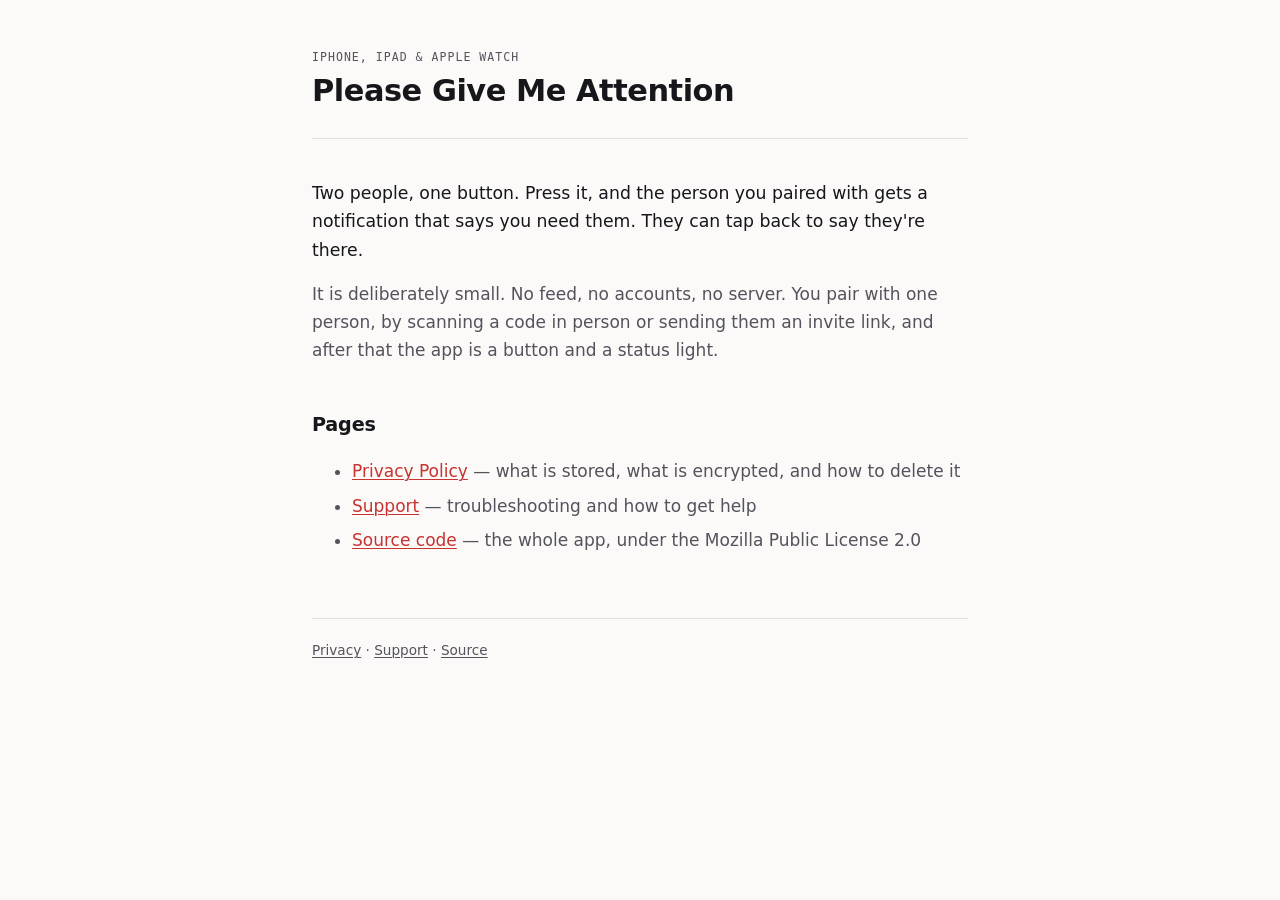
<file: site/index.html>
<!doctype html>
<html lang="en">
<head>
<meta charset="utf-8">
<meta name="viewport" content="width=device-width, initial-scale=1">
<title>Please Give Me Attention</title>
<link rel="stylesheet" href="style.css">
</head>
<body>
<div class="wrap">

<header class="masthead">
  <p class="eyebrow">iPhone, iPad &amp; Apple Watch</p>
  <h1>Please Give Me Attention</h1>
</header>

<p class="lede">Two people, one button. Press it, and the person you paired with gets a
notification that says you need them. They can tap back to say they're there.</p>

<p>It is deliberately small. No feed, no accounts, no server. You pair with one person, by
scanning a code in person or sending them an invite link, and after that the app is a
button and a status light.</p>

<h2>Pages</h2>

<ul>
<li><a href="privacy.html">Privacy Policy</a> — what is stored, what is encrypted, and
how to delete it</li>
<li><a href="support.html">Support</a> — troubleshooting and how to get help</li>
<li><a href="https://github.com/timfallmk/i-need-attention">Source code</a> — the whole
app, under the Mozilla Public License 2.0</li>
</ul>

<footer>
<p><a href="privacy.html">Privacy</a> &middot; <a href="support.html">Support</a> &middot;
<a href="https://github.com/timfallmk/i-need-attention">Source</a></p>
</footer>

</div>
</body>
</html>
</file>
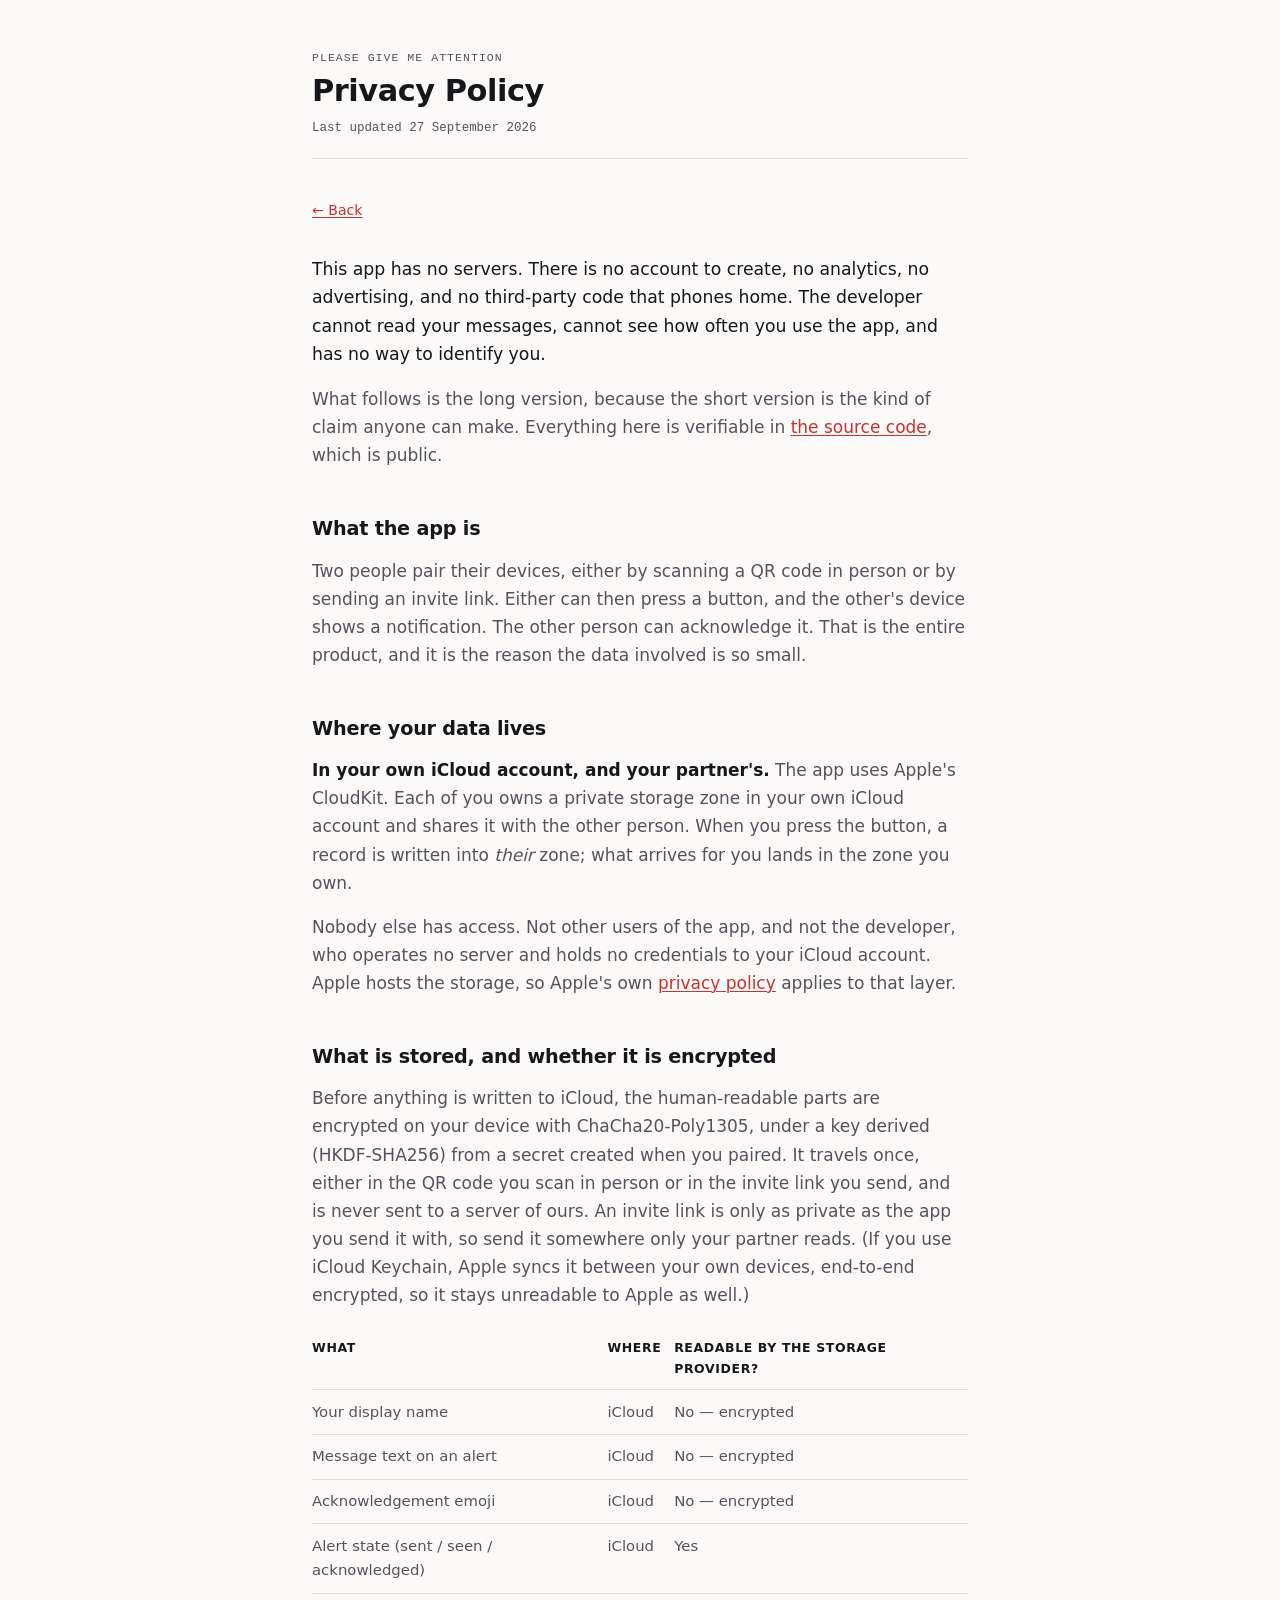
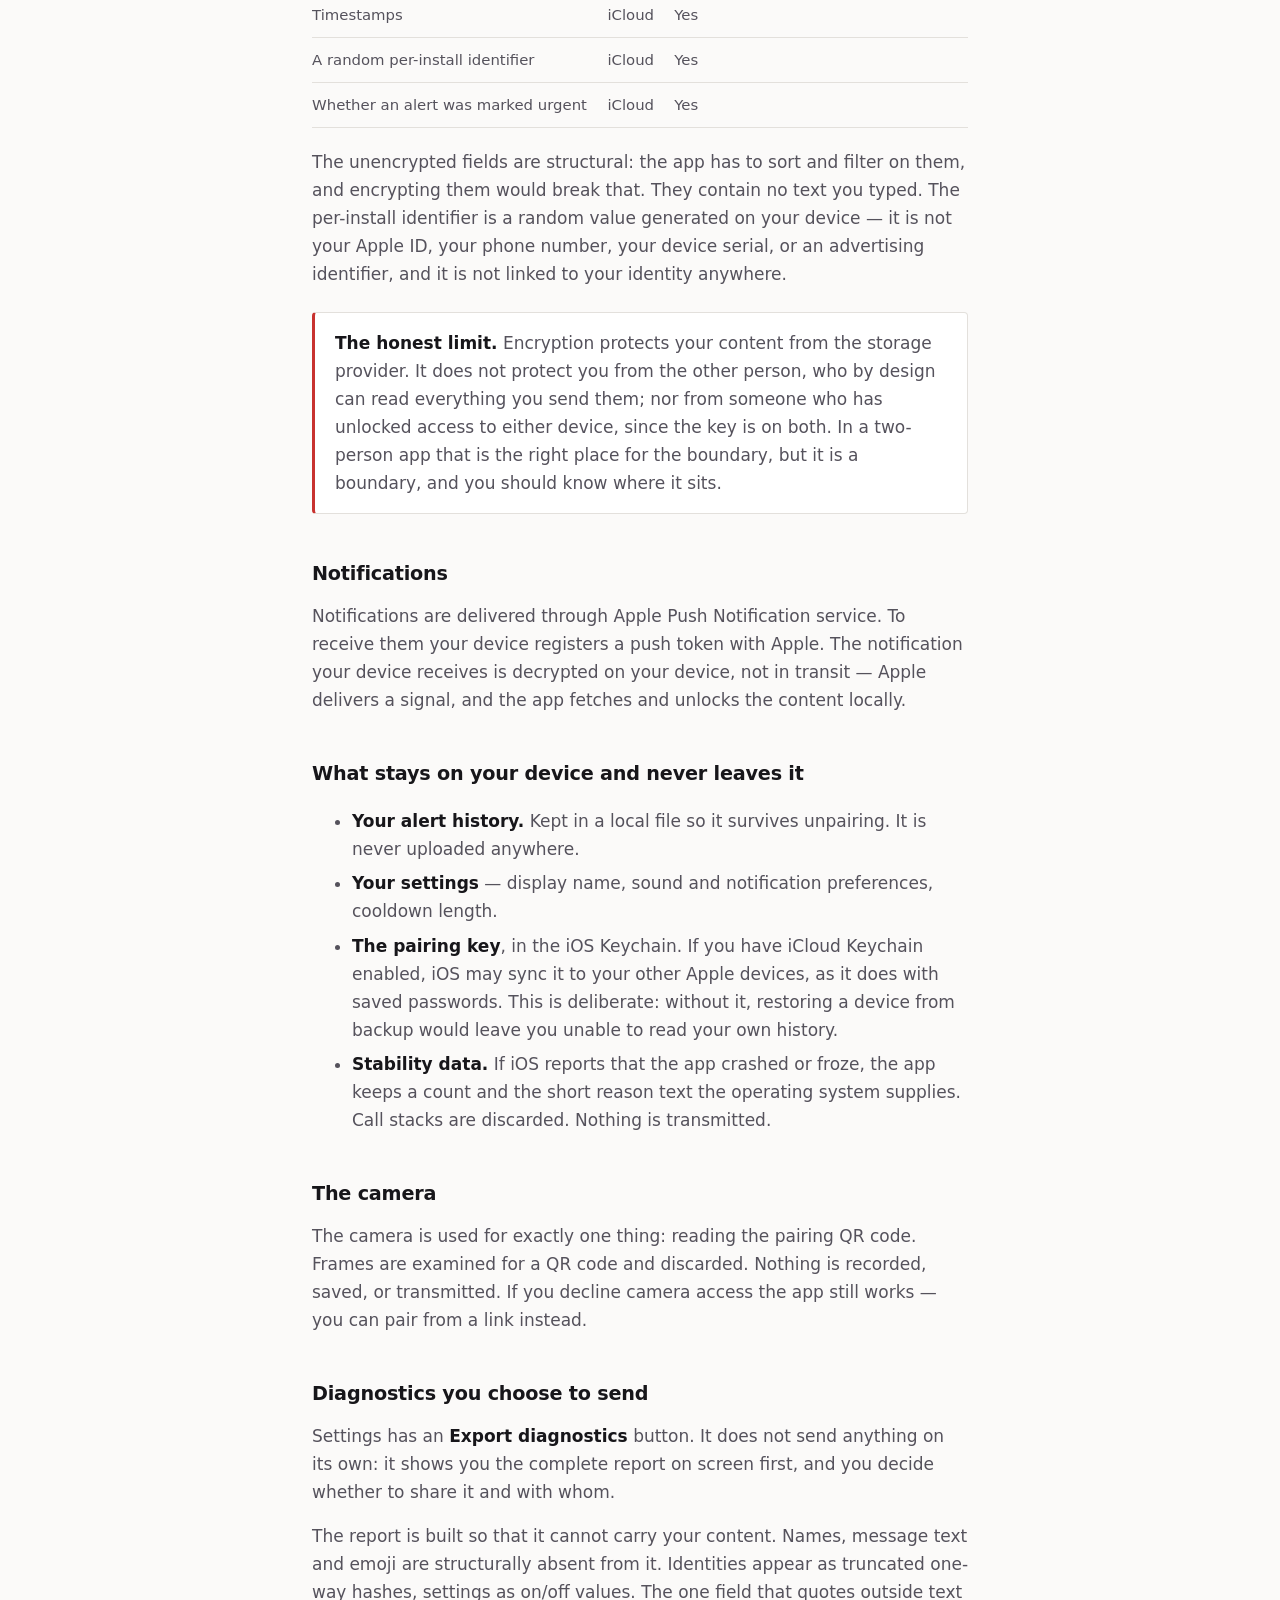
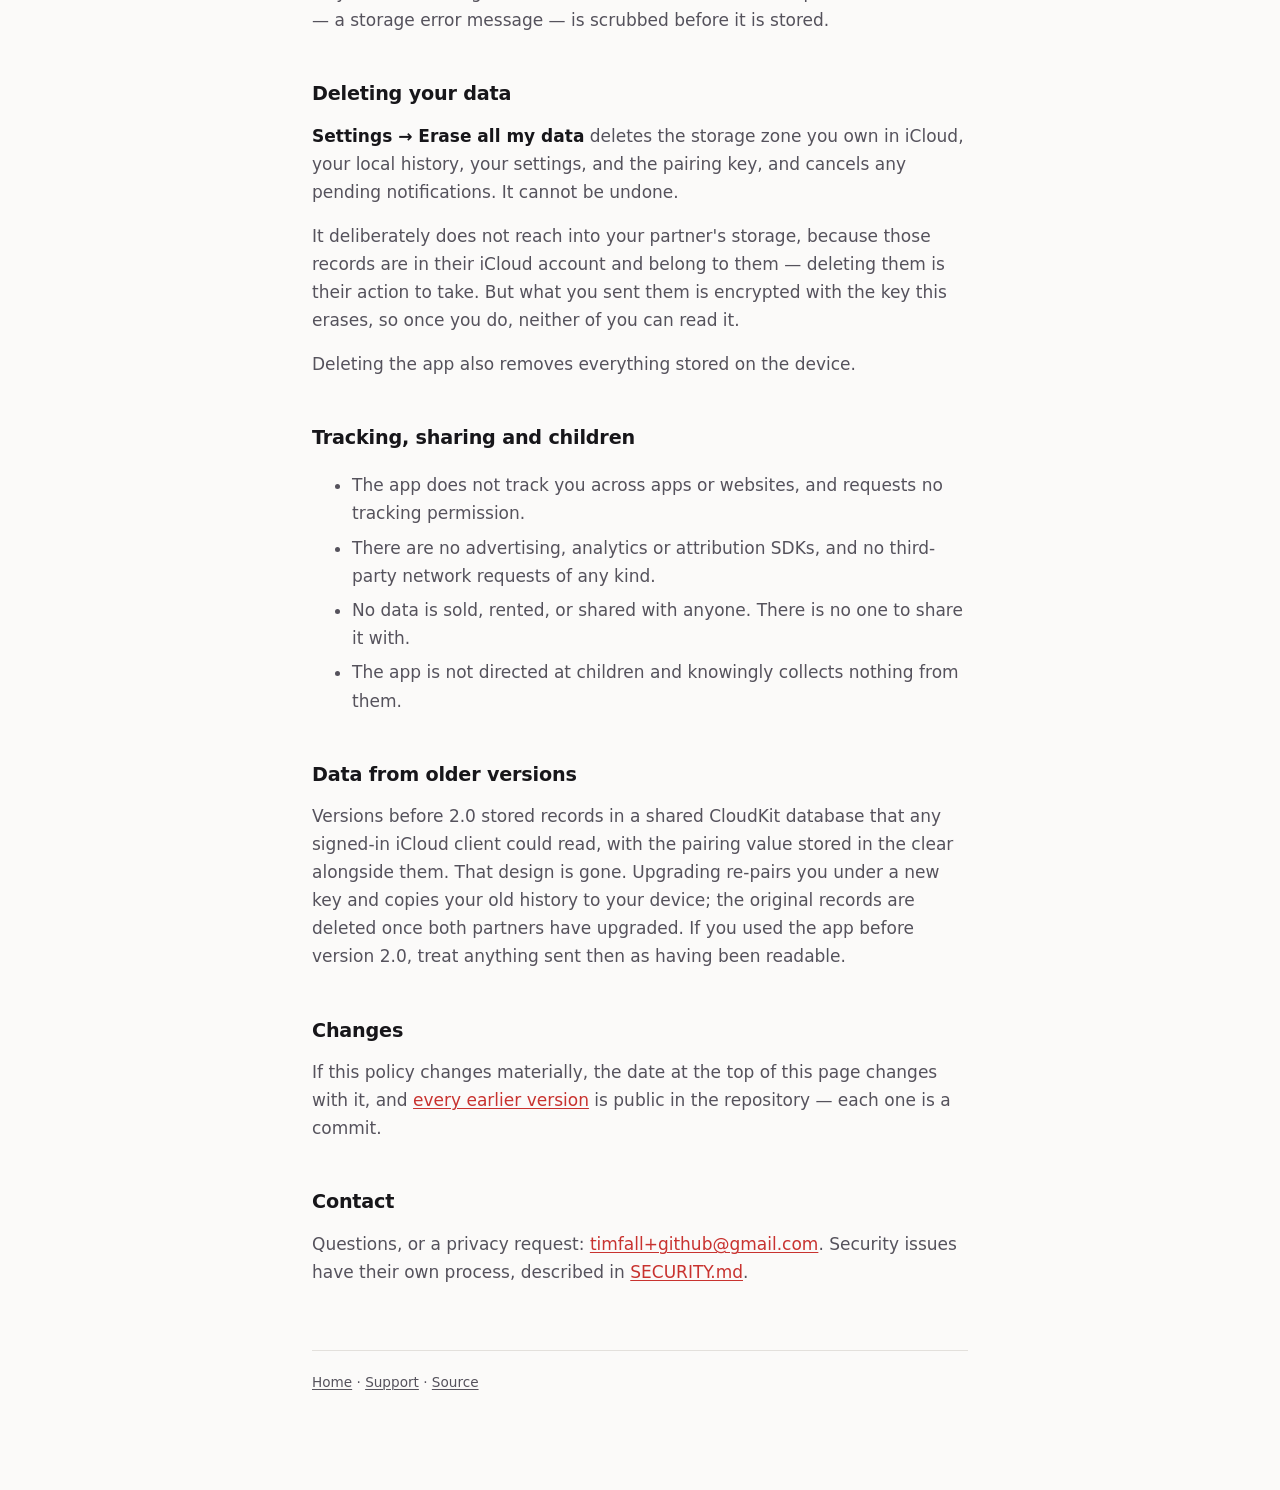
<file: site/privacy.html>
<!doctype html>
<html lang="en">
<head>
<meta charset="utf-8">
<meta name="viewport" content="width=device-width, initial-scale=1">
<title>Privacy Policy — Please Give Me Attention</title>
<link rel="stylesheet" href="style.css">
</head>
<body>
<div class="wrap">

<header class="masthead">
  <p class="eyebrow">Please Give Me Attention</p>
  <h1>Privacy Policy</h1>
  <p class="updated">Last updated 27 September 2026</p>
</header>

<nav class="crumbs"><a href="./">&larr; Back</a></nav>

<p class="lede">This app has no servers. There is no account to create, no analytics, no
advertising, and no third-party code that phones home. The developer cannot read your
messages, cannot see how often you use the app, and has no way to identify you.</p>

<p>What follows is the long version, because the short version is the kind of claim
anyone can make. Everything here is verifiable in
<a href="https://github.com/timfallmk/i-need-attention">the source code</a>, which is
public.</p>

<h2>What the app is</h2>

<p>Two people pair their devices, either by scanning a QR code in person or by sending an
invite link. Either can then press a
button, and the other's device shows a notification. The other person can acknowledge it.
That is the entire product, and it is the reason the data involved is so small.</p>

<h2>Where your data lives</h2>

<p><strong>In your own iCloud account, and your partner's.</strong> The app uses Apple's
CloudKit. Each of you owns a private storage zone in your own iCloud account and shares
it with the other person. When you press the button, a record is written into
<em>their</em> zone; what arrives for you lands in the zone you own.</p>

<p>Nobody else has access. Not other users of the app, and not the developer, who
operates no server and holds no credentials to your iCloud account. Apple hosts the
storage, so Apple's own <a href="https://www.apple.com/legal/privacy/">privacy
policy</a> applies to that layer.</p>

<h2>What is stored, and whether it is encrypted</h2>

<p>Before anything is written to iCloud, the human-readable parts are encrypted on your
device with ChaCha20-Poly1305, under a key derived (HKDF-SHA256) from a secret created
when you paired. It travels once, either in the QR code you scan in person or in the
invite link you send, and is never sent to a server of ours. An invite link is only as
private as the app you send it with, so send it somewhere only your partner reads. (If you use
iCloud Keychain, Apple syncs it between your own devices, end-to-end encrypted, so
it stays unreadable to Apple as well.)</p>

<div class="tablewrap">
<table>
<thead><tr><th>What</th><th>Where</th><th>Readable by the storage provider?</th></tr></thead>
<tbody>
<tr><td>Your display name</td><td>iCloud</td><td>No — encrypted</td></tr>
<tr><td>Message text on an alert</td><td>iCloud</td><td>No — encrypted</td></tr>
<tr><td>Acknowledgement emoji</td><td>iCloud</td><td>No — encrypted</td></tr>
<tr><td>Alert state (sent / seen / acknowledged)</td><td>iCloud</td><td>Yes</td></tr>
<tr><td>Timestamps</td><td>iCloud</td><td>Yes</td></tr>
<tr><td>A random per-install identifier</td><td>iCloud</td><td>Yes</td></tr>
<tr><td>Whether an alert was marked urgent</td><td>iCloud</td><td>Yes</td></tr>
</tbody>
</table>
</div>

<p>The unencrypted fields are structural: the app has to sort and filter on them, and
encrypting them would break that. They contain no text you typed. The per-install
identifier is a random value generated on your device — it is not your Apple ID, your
phone number, your device serial, or an advertising identifier, and it is not linked to
your identity anywhere.</p>

<div class="callout">
<p><strong>The honest limit.</strong> Encryption protects your content from the storage
provider. It does not protect you from the other person, who by design can read
everything you send them; nor from someone who has unlocked access to either device,
since the key is on both. In a two-person app that is the right place for the boundary,
but it is a boundary, and you should know where it sits.</p>
</div>

<h2>Notifications</h2>

<p>Notifications are delivered through Apple Push Notification service. To receive them
your device registers a push token with Apple. The notification your device receives is
decrypted on your device, not in transit — Apple delivers a signal, and the app fetches
and unlocks the content locally.</p>

<h2>What stays on your device and never leaves it</h2>

<ul>
<li><strong>Your alert history.</strong> Kept in a local file so it survives unpairing.
It is never uploaded anywhere.</li>
<li><strong>Your settings</strong> — display name, sound and notification preferences,
cooldown length.</li>
<li><strong>The pairing key</strong>, in the iOS Keychain. If you have iCloud Keychain
enabled, iOS may sync it to your other Apple devices, as it does with saved passwords.
This is deliberate: without it, restoring a device from backup would leave you unable to
read your own history.</li>
<li><strong>Stability data.</strong> If iOS reports that the app crashed or froze, the
app keeps a count and the short reason text the operating system supplies. Call stacks
are discarded. Nothing is transmitted.</li>
</ul>

<h2>The camera</h2>

<p>The camera is used for exactly one thing: reading the pairing QR code. Frames are
examined for a QR code and discarded. Nothing is recorded, saved, or transmitted. If you
decline camera access the app still works — you can pair from a link instead.</p>

<h2>Diagnostics you choose to send</h2>

<p>Settings has an <strong>Export diagnostics</strong> button. It does not send anything
on its own: it shows you the complete report on screen first, and you decide whether to
share it and with whom.</p>

<p>The report is built so that it cannot carry your content. Names, message text and
emoji are structurally absent from it. Identities appear as truncated one-way hashes,
settings as on/off values. The one field that quotes outside text — a storage error
message — is scrubbed before it is stored.</p>

<h2 id="deleting-your-data">Deleting your data</h2>

<p><strong>Settings &rarr; Erase all my data</strong> deletes the storage zone you own in
iCloud, your local history, your settings, and the pairing key, and cancels any pending
notifications. It cannot be undone.</p>

<p>It deliberately does not reach into your partner's storage, because those records are
in their iCloud account and belong to them — deleting them is their action to take. But
what you sent them is encrypted with the key this erases, so once you do, neither of you
can read it.</p>

<p>Deleting the app also removes everything stored on the device.</p>

<h2>Tracking, sharing and children</h2>

<ul>
<li>The app does not track you across apps or websites, and requests no tracking
permission.</li>
<li>There are no advertising, analytics or attribution SDKs, and no third-party network
requests of any kind.</li>
<li>No data is sold, rented, or shared with anyone. There is no one to share it with.</li>
<li>The app is not directed at children and knowingly collects nothing from them.</li>
</ul>

<h2>Data from older versions</h2>

<p>Versions before 2.0 stored records in a shared CloudKit database that any signed-in
iCloud client could read, with the pairing value stored in the clear alongside them. That
design is gone. Upgrading re-pairs you under a new key and copies your old history to
your device; the original records are deleted once both partners have upgraded. If you
used the app before version 2.0, treat anything sent then as having been readable.</p>

<h2>Changes</h2>

<p>If this policy changes materially, the date at the top of this page changes with it,
and <a href="https://github.com/timfallmk/i-need-attention/commits/main/site/privacy.html">every earlier version</a> is public in
the repository — each one is a commit.</p>

<h2>Contact</h2>

<p>Questions, or a privacy request: <a href="mailto:timfall+github@gmail.com">timfall+github@gmail.com</a>.
Security issues have their own process, described in
<a href="https://github.com/timfallmk/i-need-attention/blob/main/SECURITY.md">SECURITY.md</a>.</p>

<footer>
<p><a href="./">Home</a> &middot; <a href="support.html">Support</a> &middot;
<a href="https://github.com/timfallmk/i-need-attention">Source</a></p>
</footer>

</div>
</body>
</html>
</file>
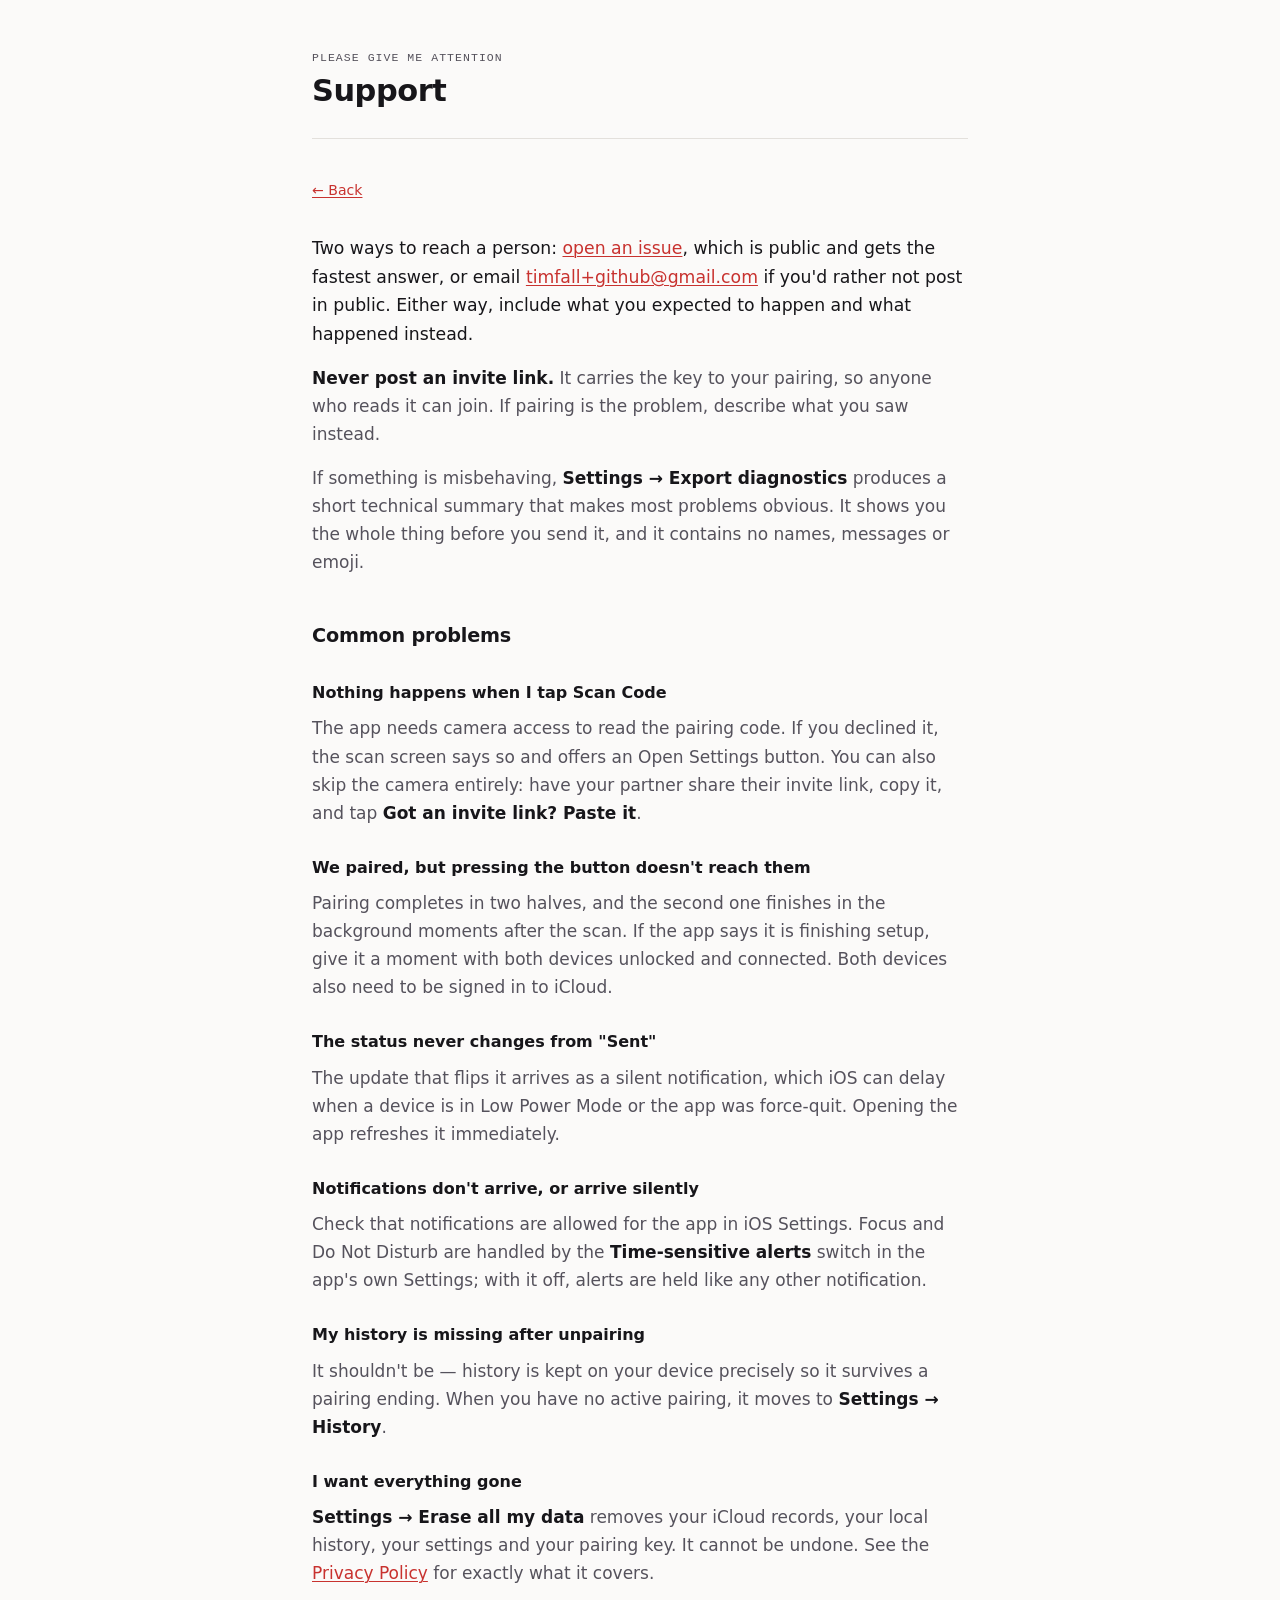
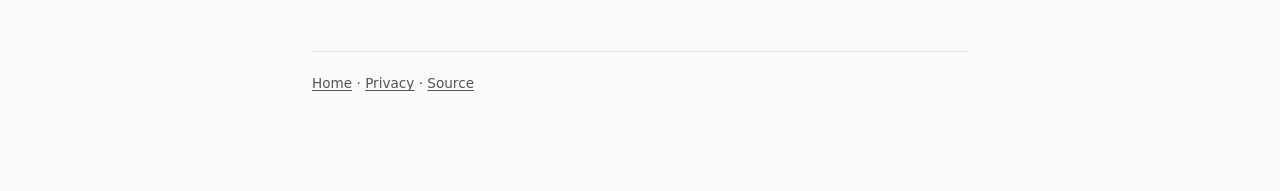
<file: site/support.html>
<!doctype html>
<html lang="en">
<head>
<meta charset="utf-8">
<meta name="viewport" content="width=device-width, initial-scale=1">
<title>Support — Please Give Me Attention</title>
<link rel="stylesheet" href="style.css">
</head>
<body>
<div class="wrap">

<header class="masthead">
  <p class="eyebrow">Please Give Me Attention</p>
  <h1>Support</h1>
</header>

<nav class="crumbs"><a href="./">&larr; Back</a></nav>

<p class="lede">Two ways to reach a person:
<a href="https://github.com/timfallmk/i-need-attention/issues">open an issue</a>, which is
public and gets the fastest answer, or email
<a href="mailto:timfall+github@gmail.com">timfall+github@gmail.com</a> if you'd rather
not post in public. Either way, include what you expected to happen and what happened
instead.</p>

<p><strong>Never post an invite link.</strong> It carries the key to your pairing, so
anyone who reads it can join. If pairing is the problem, describe what you saw instead.</p>

<p>If something is misbehaving, <strong>Settings &rarr; Export diagnostics</strong>
produces a short technical summary that makes most problems obvious. It shows you the
whole thing before you send it, and it contains no names, messages or emoji.</p>

<h2>Common problems</h2>

<h3>Nothing happens when I tap Scan Code</h3>
<p>The app needs camera access to read the pairing code. If you declined it, the scan
screen says so and offers an Open Settings button. You can also skip the camera entirely:
have your partner share their invite link, copy it, and tap <strong>Got an invite link?
Paste it</strong>.</p>

<h3>We paired, but pressing the button doesn't reach them</h3>
<p>Pairing completes in two halves, and the second one finishes in the background moments
after the scan. If the app says it is finishing setup, give it a moment with both devices
unlocked and connected. Both devices also need to be signed in to iCloud.</p>

<h3>The status never changes from "Sent"</h3>
<p>The update that flips it arrives as a silent notification, which iOS can delay when a
device is in Low Power Mode or the app was force-quit. Opening the app refreshes it
immediately.</p>

<h3>Notifications don't arrive, or arrive silently</h3>
<p>Check that notifications are allowed for the app in iOS Settings. Focus and Do Not
Disturb are handled by the <strong>Time-sensitive alerts</strong> switch in the app's own
Settings; with it off, alerts are held like any other notification.</p>

<h3>My history is missing after unpairing</h3>
<p>It shouldn't be — history is kept on your device precisely so it survives a pairing
ending. When you have no active pairing, it moves to <strong>Settings &rarr;
History</strong>.</p>

<h3>I want everything gone</h3>
<p><strong>Settings &rarr; Erase all my data</strong> removes your iCloud records, your
local history, your settings and your pairing key. It cannot be undone. See the
<a href="privacy.html#deleting-your-data">Privacy Policy</a> for exactly what it covers.</p>

<footer>
<p><a href="./">Home</a> &middot; <a href="privacy.html">Privacy</a> &middot;
<a href="https://github.com/timfallmk/i-need-attention">Source</a></p>
</footer>

</div>
</body>
</html>
</file>
<file: site/style.css>
:root {
  color-scheme: light dark;
  --bg: #fbfaf9;
  --surface: #ffffff;
  --ink: #17161a;
  --ink-soft: #55525c;
  --rule: #e3e0dc;
  --accent: #c8322f;
  --accent-soft: rgba(200, 50, 47, 0.09);
  --mono: ui-monospace, SFMono-Regular, "SF Mono", Menlo, monospace;
  --sans: -apple-system, BlinkMacSystemFont, "Segoe UI", Inter, system-ui, sans-serif;
}

@media (prefers-color-scheme: dark) {
  :root {
    --bg: #131215;
    --surface: #1c1a1f;
    --ink: #f0eeeb;
    --ink-soft: #a8a3ad;
    --rule: #322f37;
    --accent: #ff6b62;
    --accent-soft: rgba(255, 107, 98, 0.12);
  }
}

* { box-sizing: border-box; }

body {
  margin: 0;
  background: var(--bg);
  color: var(--ink);
  font-family: var(--sans);
  font-size: 17px;
  line-height: 1.65;
  -webkit-text-size-adjust: 100%;
}

.wrap {
  max-width: 44rem;
  margin: 0 auto;
  padding: 3rem 1.5rem 5rem;
}

header.masthead {
  border-bottom: 1px solid var(--rule);
  padding-bottom: 1.25rem;
  margin-bottom: 2.5rem;
}

.eyebrow {
  font-family: var(--mono);
  font-size: 0.72rem;
  letter-spacing: 0.09em;
  text-transform: uppercase;
  color: var(--ink-soft);
  margin: 0 0 0.4rem;
}

h1 {
  font-size: 1.9rem;
  line-height: 1.2;
  margin: 0 0 0.5rem;
  text-wrap: balance;
  letter-spacing: -0.015em;
}

h2 {
  font-size: 1.2rem;
  margin: 2.75rem 0 0.75rem;
  letter-spacing: -0.01em;
  text-wrap: balance;
}

h3 {
  font-size: 1rem;
  margin: 1.75rem 0 0.5rem;
  color: var(--ink);
}

p, li { color: var(--ink-soft); }
p { margin: 0 0 1rem; }
li { margin-bottom: 0.4rem; }

strong { color: var(--ink); font-weight: 600; }

a { color: var(--accent); text-decoration-thickness: 1px; text-underline-offset: 2px; }
a:focus-visible { outline: 2px solid var(--accent); outline-offset: 3px; border-radius: 2px; }

code {
  font-family: var(--mono);
  font-size: 0.86em;
  background: var(--accent-soft);
  padding: 0.1em 0.35em;
  border-radius: 3px;
  color: var(--ink);
}

.lede {
  font-size: 1.08rem;
  color: var(--ink);
}

.updated {
  font-family: var(--mono);
  font-size: 0.78rem;
  color: var(--ink-soft);
  margin: 0;
}

.callout {
  background: var(--surface);
  border: 1px solid var(--rule);
  border-left: 3px solid var(--accent);
  border-radius: 4px;
  padding: 1rem 1.25rem;
  margin: 1.5rem 0;
}
.callout p:last-child { margin-bottom: 0; }

.tablewrap { overflow-x: auto; margin: 1.25rem 0; }

table {
  border-collapse: collapse;
  width: 100%;
  font-size: 0.93rem;
}
th, td {
  text-align: left;
  padding: 0.6rem 0.8rem 0.6rem 0;
  border-bottom: 1px solid var(--rule);
  vertical-align: top;
  color: var(--ink-soft);
}
th {
  color: var(--ink);
  font-weight: 600;
  font-size: 0.78rem;
  letter-spacing: 0.05em;
  text-transform: uppercase;
}

nav.crumbs {
  font-size: 0.88rem;
  margin-bottom: 2rem;
}

footer {
  margin-top: 4rem;
  padding-top: 1.25rem;
  border-top: 1px solid var(--rule);
  font-size: 0.85rem;
  color: var(--ink-soft);
}
footer a { color: var(--ink-soft); }
</file>
